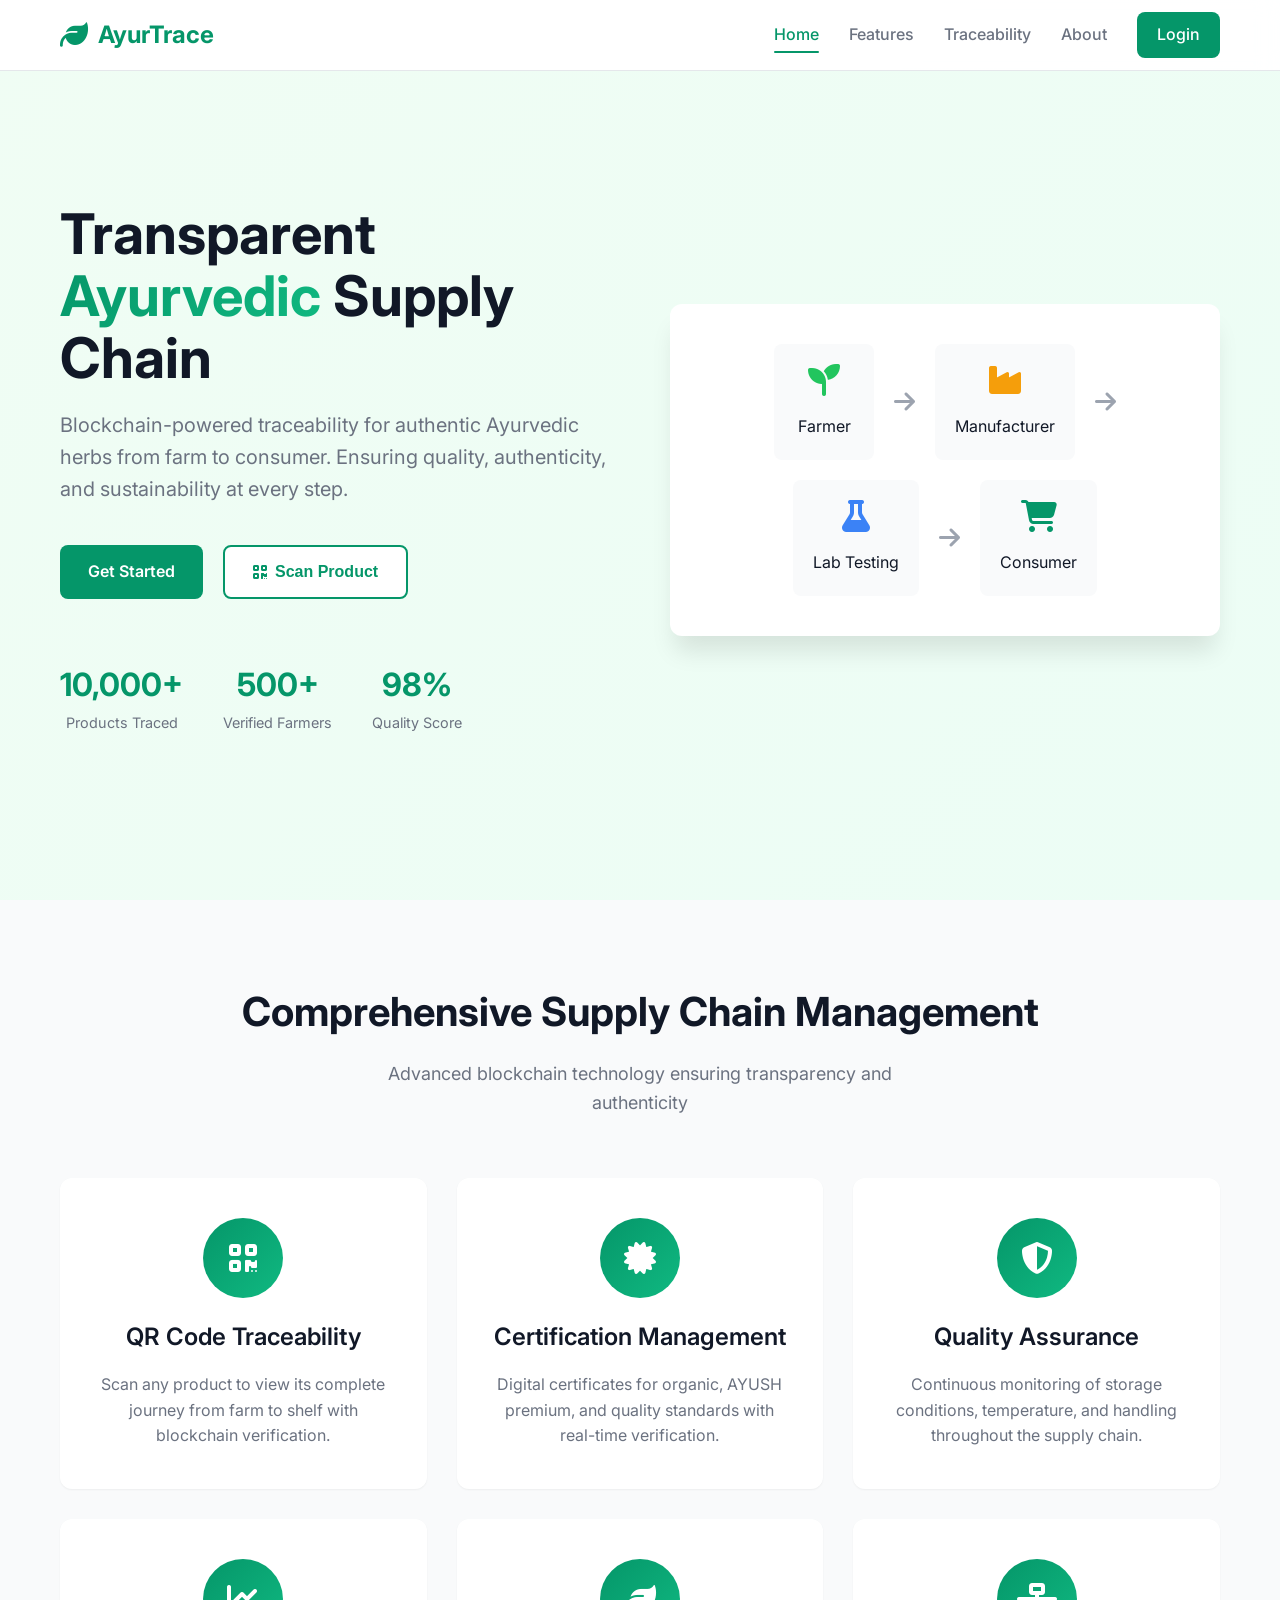
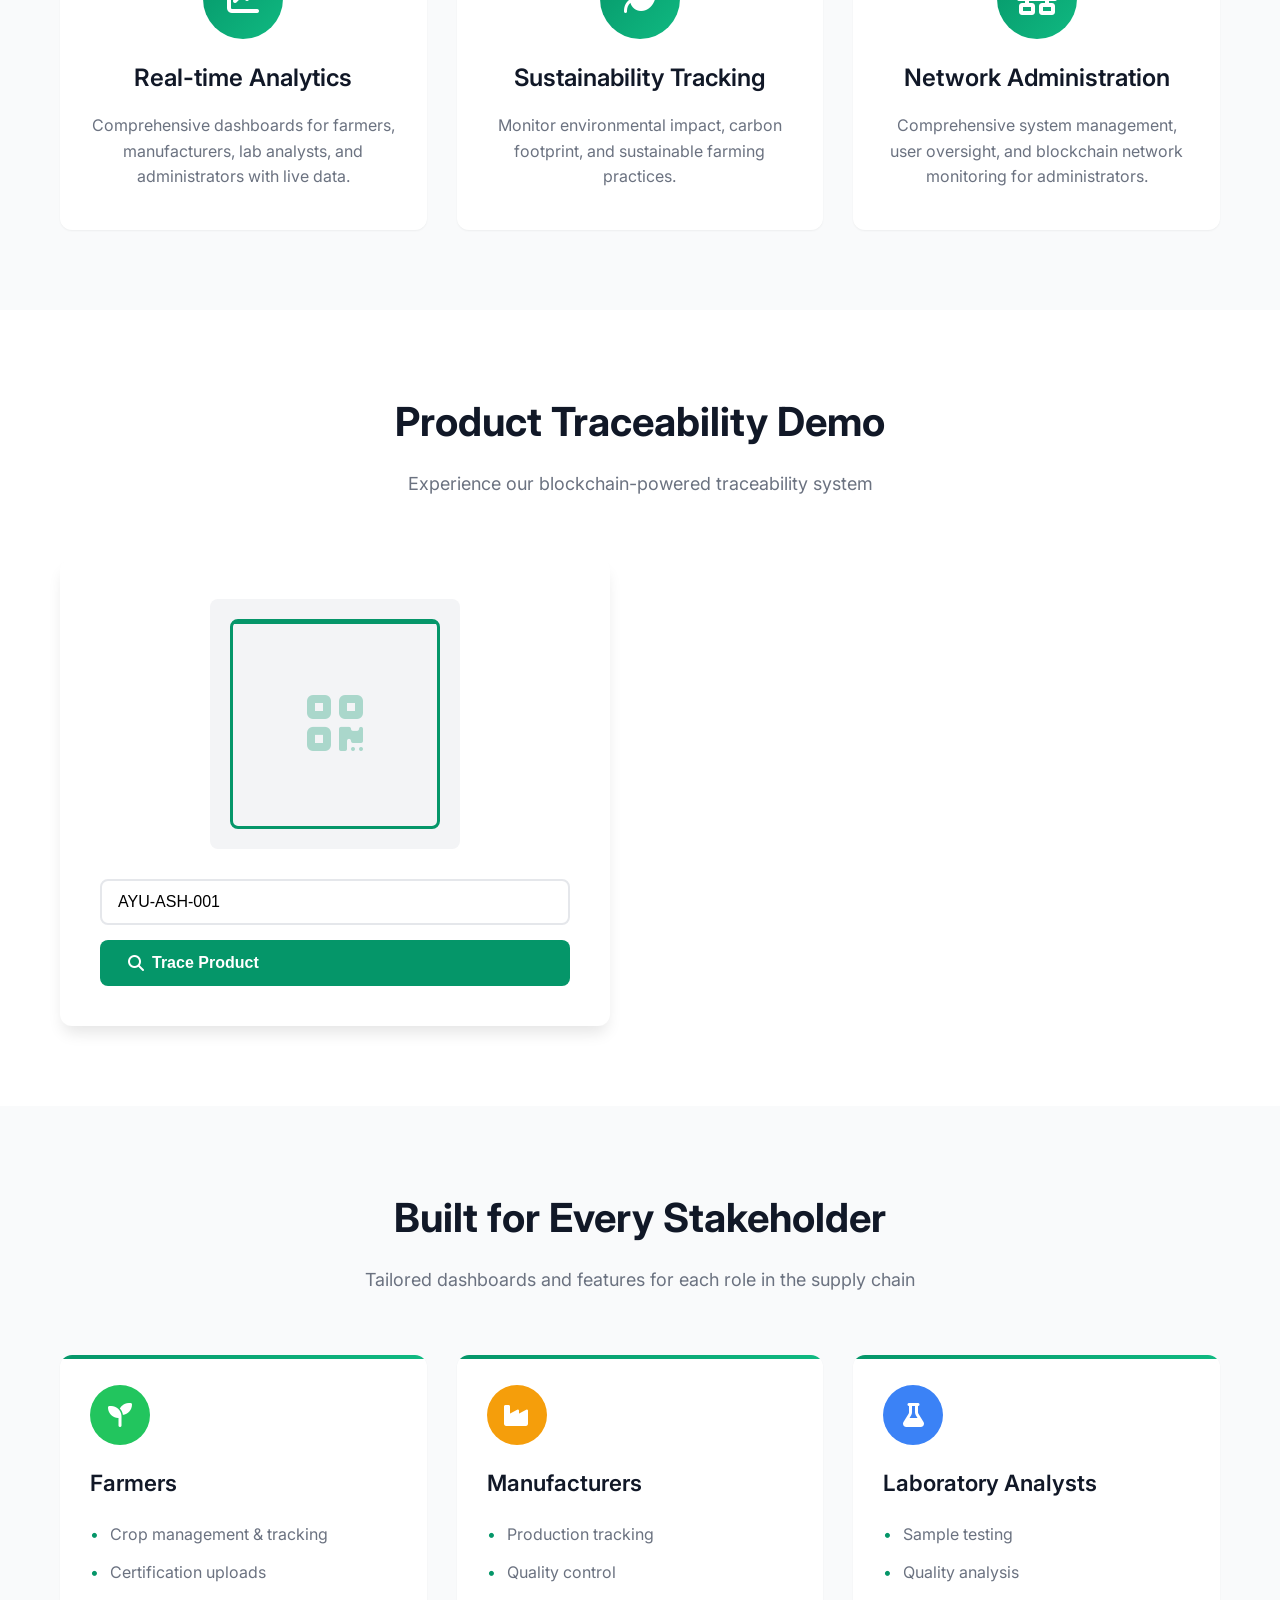
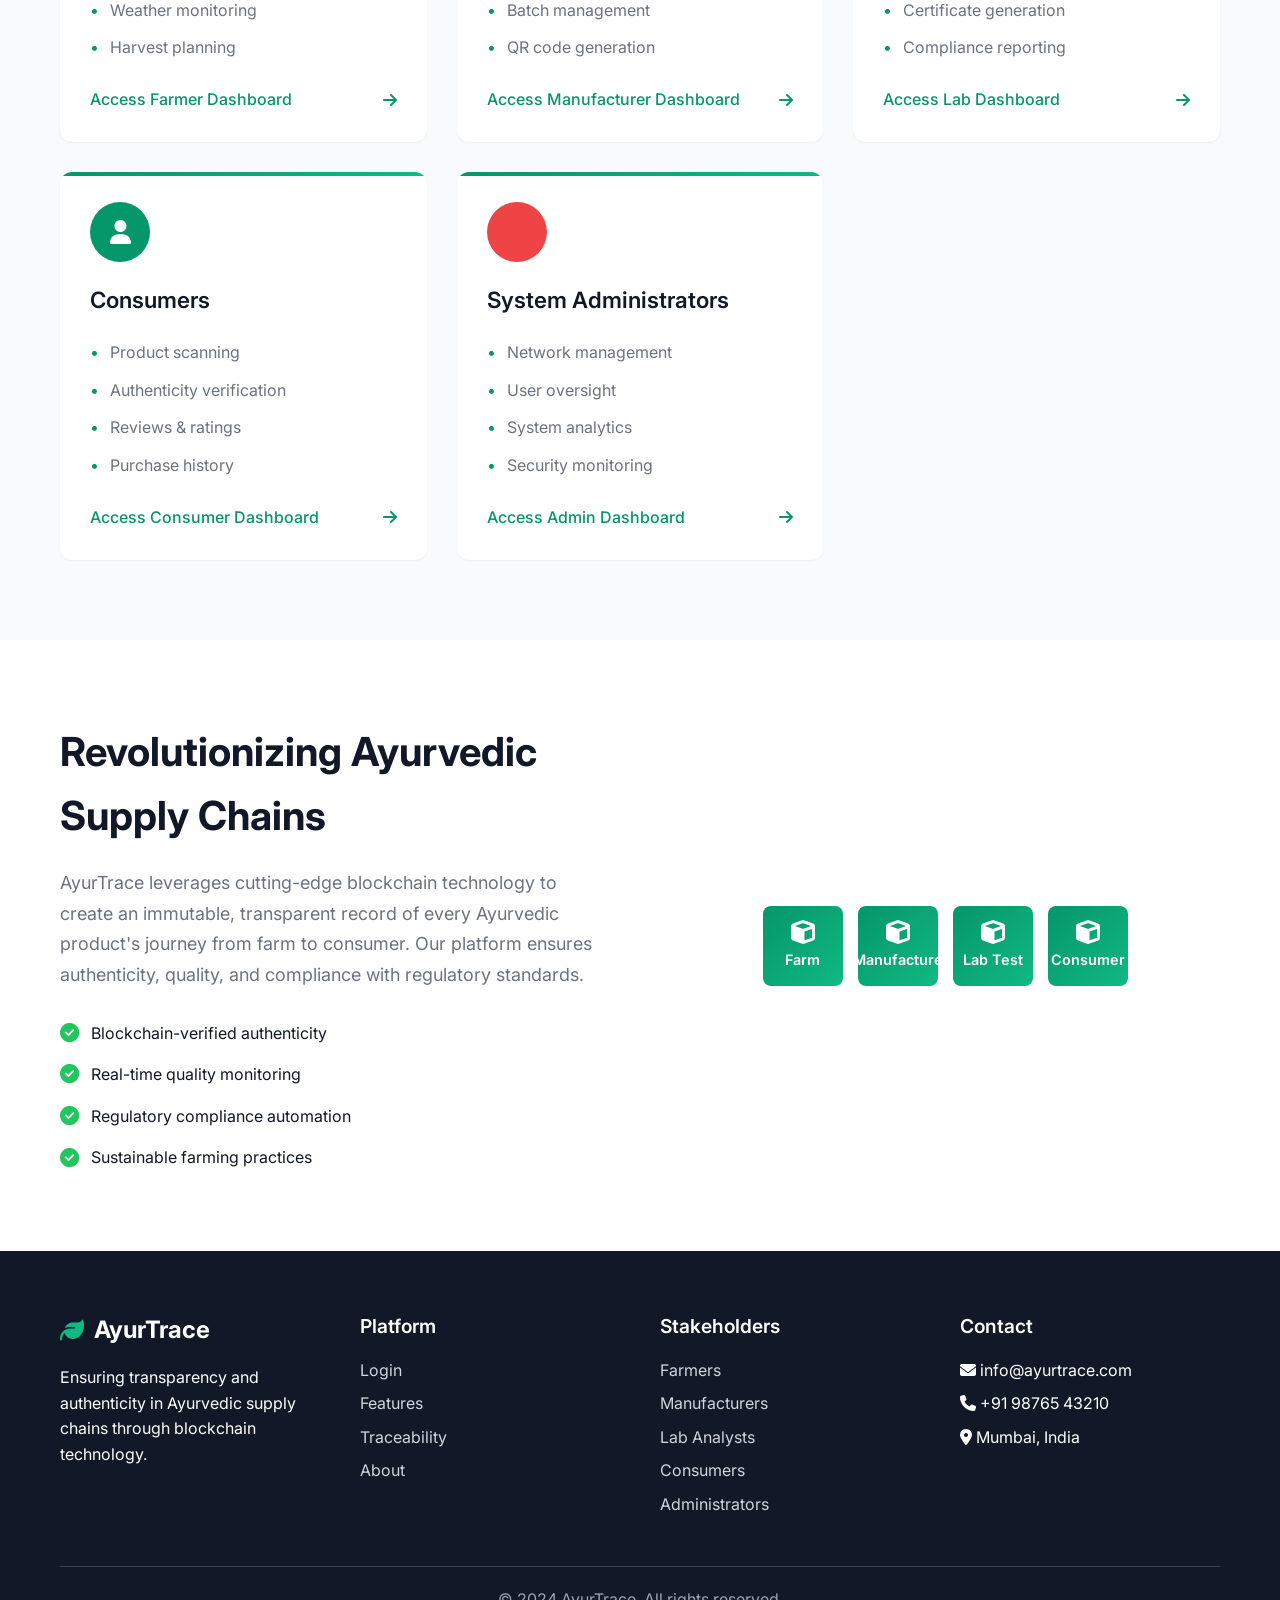
<file: index.html>
<!DOCTYPE html>
<html lang="en">
<head>
    <meta charset="UTF-8">
    <meta name="viewport" content="width=device-width, initial-scale=1.0">
    <title>AyurTrace - Blockchain Supply Chain for Ayurvedic Herbs</title>
    <link rel="stylesheet" href="styles.css">
    <link href="https://cdnjs.cloudflare.com/ajax/libs/font-awesome/6.4.0/css/all.min.css" rel="stylesheet">
    <link href="https://fonts.googleapis.com/css2?family=Inter:wght@300;400;500;600;700&display=swap" rel="stylesheet">
</head>
<body>
    <!-- Navigation -->
    <nav class="navbar">
        <div class="nav-container">
            <div class="nav-logo">
                <i class="fas fa-leaf"></i>
                <span>AyurTrace</span>
            </div>
            <div class="nav-menu">
                <a href="#home" class="nav-link active">Home</a>
                <a href="#features" class="nav-link">Features</a>
                <a href="#traceability" class="nav-link">Traceability</a>
                <a href="#about" class="nav-link">About</a>
                <a href="auth.html" class="nav-btn">Login</a>
            </div>
            <div class="nav-toggle">
                <span></span>
                <span></span>
                <span></span>
            </div>
        </div>
    </nav>

    <!-- Hero Section -->
    <section id="home" class="hero">
        <div class="hero-container">
            <div class="hero-content">
                <h1 class="hero-title">
                    Transparent <span class="gradient-text">Ayurvedic</span> Supply Chain
                </h1>
                <p class="hero-subtitle">
                    Blockchain-powered traceability for authentic Ayurvedic herbs from farm to consumer. 
                    Ensuring quality, authenticity, and sustainability at every step.
                </p>
                <div class="hero-buttons">
                    <a href="auth.html" class="btn btn-primary">Get Started</a>
                    <button class="btn btn-secondary" onclick="scrollToSection('traceability')">
                        <i class="fas fa-qrcode"></i>
                        Scan Product
                    </button>
                </div>
                <div class="hero-stats">
                    <div class="stat">
                        <span class="stat-number">10,000+</span>
                        <span class="stat-label">Products Traced</span>
                    </div>
                    <div class="stat">
                        <span class="stat-number">500+</span>
                        <span class="stat-label">Verified Farmers</span>
                    </div>
                    <div class="stat">
                        <span class="stat-number">98%</span>
                        <span class="stat-label">Quality Score</span>
                    </div>
                </div>
            </div>
            <div class="hero-visual">
                <div class="supply-chain-diagram">
                    <div class="chain-node farmer">
                        <i class="fas fa-seedling"></i>
                        <span>Farmer</span>
                    </div>
                    <div class="chain-arrow">
                        <i class="fas fa-arrow-right"></i>
                    </div>
                    <div class="chain-node manufacturer">
                        <i class="fas fa-industry"></i>
                        <span>Manufacturer</span>
                    </div>
                    <div class="chain-arrow">
                        <i class="fas fa-arrow-right"></i>
                    </div>
                    <div class="chain-node lab">
                        <i class="fas fa-flask"></i>
                        <span>Lab Testing</span>
                    </div>
                    <div class="chain-arrow">
                        <i class="fas fa-arrow-right"></i>
                    </div>
                    <div class="chain-node consumer">
                        <i class="fas fa-shopping-cart"></i>
                        <span>Consumer</span>
                    </div>
                </div>
            </div>
        </div>
    </section>

    <!-- Features Section -->
    <section id="features" class="features">
        <div class="container">
            <div class="section-header">
                <h2>Comprehensive Supply Chain Management</h2>
                <p>Advanced blockchain technology ensuring transparency and authenticity</p>
            </div>
            <div class="features-grid">
                <div class="feature-card">
                    <div class="feature-icon">
                        <i class="fas fa-qrcode"></i>
                    </div>
                    <h3>QR Code Traceability</h3>
                    <p>Scan any product to view its complete journey from farm to shelf with blockchain verification.</p>
                </div>
                <div class="feature-card">
                    <div class="feature-icon">
                        <i class="fas fa-certificate"></i>
                    </div>
                    <h3>Certification Management</h3>
                    <p>Digital certificates for organic, AYUSH premium, and quality standards with real-time verification.</p>
                </div>
                <div class="feature-card">
                    <div class="feature-icon">
                        <i class="fas fa-shield-alt"></i>
                    </div>
                    <h3>Quality Assurance</h3>
                    <p>Continuous monitoring of storage conditions, temperature, and handling throughout the supply chain.</p>
                </div>
                <div class="feature-card">
                    <div class="feature-icon">
                        <i class="fas fa-chart-line"></i>
                    </div>
                    <h3>Real-time Analytics</h3>
                    <p>Comprehensive dashboards for farmers, manufacturers, lab analysts, and administrators with live data.</p>
                </div>
                <div class="feature-card">
                    <div class="feature-icon">
                        <i class="fas fa-leaf"></i>
                    </div>
                    <h3>Sustainability Tracking</h3>
                    <p>Monitor environmental impact, carbon footprint, and sustainable farming practices.</p>
                </div>
                <div class="feature-card">
                    <div class="feature-icon">
                        <i class="fas fa-network-wired"></i>
                    </div>
                    <h3>Network Administration</h3>
                    <p>Comprehensive system management, user oversight, and blockchain network monitoring for administrators.</p>
                </div>
            </div>
        </div>
    </section>

    <!-- Traceability Demo Section -->
    <section id="traceability" class="traceability">
        <div class="container">
            <div class="section-header">
                <h2>Product Traceability Demo</h2>
                <p>Experience our blockchain-powered traceability system</p>
            </div>
            <div class="traceability-demo">
                <div class="demo-scanner">
                    <div class="scanner-container">
                        <div class="qr-scanner">
                            <div class="scanner-frame">
                                <div class="scanner-line"></div>
                            </div>
                            <div class="qr-code-sample">
                                <i class="fas fa-qrcode"></i>
                            </div>
                        </div>
                        <div class="scanner-controls">
                            <input type="text" id="batchInput" placeholder="Enter batch ID (e.g., AYU-ASH-001)" class="batch-input">
                            <button onclick="traceProduct()" class="btn btn-primary">
                                <i class="fas fa-search"></i>
                                Trace Product
                            </button>
                        </div>
                    </div>
                </div>
                <div class="demo-results" id="traceResults" style="display: none;">
                    <div class="trace-header">
                        <h3>Traceability Results</h3>
                        <span class="batch-id">Batch ID: AYU-ASH-001</span>
                    </div>
                    <div class="trace-timeline">
                        <div class="timeline-item">
                            <div class="timeline-icon farmer">
                                <i class="fas fa-seedling"></i>
                            </div>
                            <div class="timeline-content">
                                <h4>Farm Origin</h4>
                                <p><strong>Rajasthan Organic Farms</strong></p>
                                <p>Planted: March 15, 2024 | Harvested: September 10, 2024</p>
                                <p>Organic Certified | GPS: 26.9124, 75.7873</p>
                            </div>
                        </div>
                        <div class="timeline-item">
                            <div class="timeline-icon processor">
                                <i class="fas fa-industry"></i>
                            </div>
                            <div class="timeline-content">
                                <h4>Processing</h4>
                                <p><strong>Ayurvedic Processing Unit</strong></p>
                                <p>Processed: September 12, 2024</p>
                                <p>Quality Tests: Passed | Temperature: 25°C</p>
                            </div>
                        </div>
                        <div class="timeline-item">
                            <div class="timeline-icon lab">
                                <i class="fas fa-flask"></i>
                            </div>
                            <div class="timeline-content">
                                <h4>Laboratory Testing</h4>
                                <p><strong>AyurLab Quality Center</strong></p>
                                <p>Tested: September 13, 2024</p>
                                <p>Purity: 98.5% | Heavy Metals: Passed | Microbial: Clear</p>
                            </div>
                        </div>
                        <div class="timeline-item">
                            <div class="timeline-icon consumer">
                                <i class="fas fa-shopping-cart"></i>
                            </div>
                            <div class="timeline-content">
                                <h4>Consumer Ready</h4>
                                <p><strong>Available for Purchase</strong></p>
                                <p>Listed: September 15, 2024</p>
                                <p>Certified Authentic | QR Verified | Blockchain Secured</p>
                            </div>
                        </div>
                    </div>
                </div>
            </div>
        </div>
    </section>

    <!-- Stakeholders Section -->
    <section class="stakeholders">
        <div class="container">
            <div class="section-header">
                <h2>Built for Every Stakeholder</h2>
                <p>Tailored dashboards and features for each role in the supply chain</p>
            </div>
            <div class="stakeholders-grid">
                <div class="stakeholder-card" onclick="window.location.href='auth.html?role=farmer'">
                    <div class="stakeholder-icon farmer">
                        <i class="fas fa-seedling"></i>
                    </div>
                    <h3>Farmers</h3>
                    <ul>
                        <li>Crop management & tracking</li>
                        <li>Certification uploads</li>
                        <li>Weather monitoring</li>
                        <li>Harvest planning</li>
                    </ul>
                    <div class="stakeholder-cta">
                        <span>Access Farmer Dashboard</span>
                        <i class="fas fa-arrow-right"></i>
                    </div>
                </div>
                <div class="stakeholder-card" onclick="window.location.href='auth.html?role=manufacturer'">
                    <div class="stakeholder-icon manufacturer">
                        <i class="fas fa-industry"></i>
                    </div>
                    <h3>Manufacturers</h3>
                    <ul>
                        <li>Production tracking</li>
                        <li>Quality control</li>
                        <li>Batch management</li>
                        <li>QR code generation</li>
                    </ul>
                    <div class="stakeholder-cta">
                        <span>Access Manufacturer Dashboard</span>
                        <i class="fas fa-arrow-right"></i>
                    </div>
                </div>
                <div class="stakeholder-card" onclick="window.location.href='auth.html?role=lab-analysis'">
                    <div class="stakeholder-icon lab">
                        <i class="fas fa-flask"></i>
                    </div>
                    <h3>Laboratory Analysts</h3>
                    <ul>
                        <li>Sample testing</li>
                        <li>Quality analysis</li>
                        <li>Certificate generation</li>
                        <li>Compliance reporting</li>
                    </ul>
                    <div class="stakeholder-cta">
                        <span>Access Lab Dashboard</span>
                        <i class="fas fa-arrow-right"></i>
                    </div>
                </div>
                <div class="stakeholder-card" onclick="window.location.href='auth.html?role=consumer'">
                    <div class="stakeholder-icon consumer">
                        <i class="fas fa-user"></i>
                    </div>
                    <h3>Consumers</h3>
                    <ul>
                        <li>Product scanning</li>
                        <li>Authenticity verification</li>
                        <li>Reviews & ratings</li>
                        <li>Purchase history</li>
                    </ul>
                    <div class="stakeholder-cta">
                        <span>Access Consumer Dashboard</span>
                        <i class="fas fa-arrow-right"></i>
                    </div>
                </div>
                <div class="stakeholder-card" onclick="window.location.href='auth.html?role=admin'">
                    <div class="stakeholder-icon admin">
                        <i class="fas fa-shield-check"></i>
                    </div>
                    <h3>System Administrators</h3>
                    <ul>
                        <li>Network management</li>
                        <li>User oversight</li>
                        <li>System analytics</li>
                        <li>Security monitoring</li>
                    </ul>
                    <div class="stakeholder-cta">
                        <span>Access Admin Dashboard</span>
                        <i class="fas fa-arrow-right"></i>
                    </div>
                </div>
            </div>
        </div>
    </section>

    <!-- About Section -->
    <section id="about" class="about">
        <div class="container">
            <div class="about-content">
                <div class="about-text">
                    <h2>Revolutionizing Ayurvedic Supply Chains</h2>
                    <p>
                        AyurTrace leverages cutting-edge blockchain technology to create an immutable, 
                        transparent record of every Ayurvedic product's journey from farm to consumer. 
                        Our platform ensures authenticity, quality, and compliance with regulatory standards.
                    </p>
                    <div class="about-features">
                        <div class="about-feature">
                            <i class="fas fa-check-circle"></i>
                            <span>Blockchain-verified authenticity</span>
                        </div>
                        <div class="about-feature">
                            <i class="fas fa-check-circle"></i>
                            <span>Real-time quality monitoring</span>
                        </div>
                        <div class="about-feature">
                            <i class="fas fa-check-circle"></i>
                            <span>Regulatory compliance automation</span>
                        </div>
                        <div class="about-feature">
                            <i class="fas fa-check-circle"></i>
                            <span>Sustainable farming practices</span>
                        </div>
                    </div>
                </div>
                <div class="about-visual">
                    <div class="blockchain-visual">
                        <div class="block">
                            <i class="fas fa-cube"></i>
                            <span>Farm</span>
                        </div>
                        <div class="block">
                            <i class="fas fa-cube"></i>
                            <span>Manufacture</span>
                        </div>
                        <div class="block">
                            <i class="fas fa-cube"></i>
                            <span>Lab Test</span>
                        </div>
                        <div class="block">
                            <i class="fas fa-cube"></i>
                            <span>Consumer</span>
                        </div>
                    </div>
                </div>
            </div>
        </div>
    </section>

    <!-- Footer -->
    <footer class="footer">
        <div class="container">
            <div class="footer-content">
                <div class="footer-section">
                    <div class="footer-logo">
                        <i class="fas fa-leaf"></i>
                        <span>AyurTrace</span>
                    </div>
                    <p>Ensuring transparency and authenticity in Ayurvedic supply chains through blockchain technology.</p>
                </div>
                <div class="footer-section">
                    <h4>Platform</h4>
                    <ul>
                        <li><a href="auth.html">Login</a></li>
                        <li><a href="#features">Features</a></li>
                        <li><a href="#traceability">Traceability</a></li>
                        <li><a href="#about">About</a></li>
                    </ul>
                </div>
                <div class="footer-section">
                    <h4>Stakeholders</h4>
                    <ul>
                        <li><a href="auth.html?role=farmer">Farmers</a></li>
                        <li><a href="auth.html?role=manufacturer">Manufacturers</a></li>
                        <li><a href="auth.html?role=lab-analysis">Lab Analysts</a></li>
                        <li><a href="auth.html?role=consumer">Consumers</a></li>
                        <li><a href="auth.html?role=admin">Administrators</a></li>
                    </ul>
                </div>
                <div class="footer-section">
                    <h4>Contact</h4>
                    <ul>
                        <li><i class="fas fa-envelope"></i> info@ayurtrace.com</li>
                        <li><i class="fas fa-phone"></i> +91 98765 43210</li>
                        <li><i class="fas fa-map-marker-alt"></i> Mumbai, India</li>
                    </ul>
                </div>
            </div>
            <div class="footer-bottom">
                <p>&copy; 2024 AyurTrace. All rights reserved.</p>
            </div>
        </div>
    </footer>

    <script src="script.js"></script>
</body>
</html>
</file>
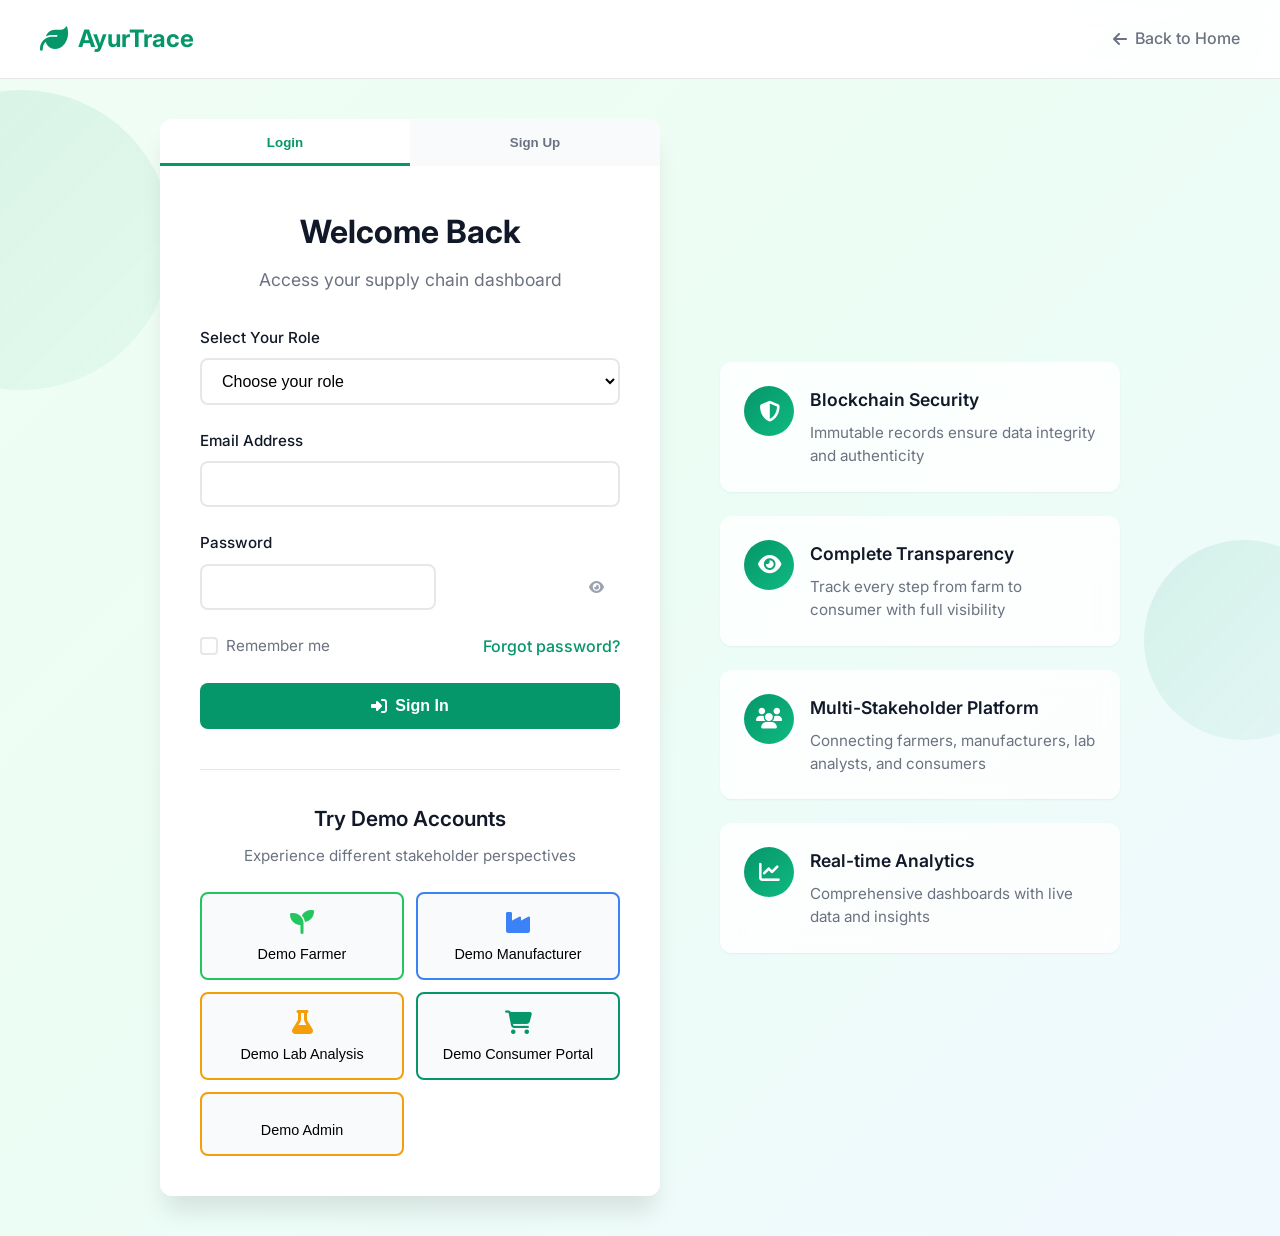
<file: auth.html>
<!DOCTYPE html>
<html lang="en">
<head>
    <meta charset="UTF-8">
    <meta name="viewport" content="width=device-width, initial-scale=1.0">
    <title>Login - AyurTrace</title>
    <link rel="stylesheet" href="auth-styles.css">
    <link href="https://cdnjs.cloudflare.com/ajax/libs/font-awesome/6.4.0/css/all.min.css" rel="stylesheet">
    <link href="https://fonts.googleapis.com/css2?family=Inter:wght@300;400;500;600;700&display=swap" rel="stylesheet">
</head>
<body>
    <div class="auth-container">
        <!-- Background Elements -->
        <div class="auth-bg">
            <div class="bg-shape shape-1"></div>
            <div class="bg-shape shape-2"></div>
            <div class="bg-shape shape-3"></div>
        </div>

        <!-- Header -->
        <header class="auth-header">
            <div class="auth-logo">
                <i class="fas fa-leaf"></i>
                <span>AyurTrace</span>
            </div>
            <a href="index.html" class="back-link">
                <i class="fas fa-arrow-left"></i>
                Back to Home
            </a>
        </header>

        <!-- Main Content -->
        <main class="auth-main">
            <div class="auth-card">
                <div class="auth-tabs">
                    <button class="tab-btn active" data-tab="login">Login</button>
                    <button class="tab-btn" data-tab="signup">Sign Up</button>
                </div>

                <!-- Login Form -->
                <div id="login" class="tab-content active">
                    <div class="form-header">
                        <h2>Welcome Back</h2>
                        <p>Access your supply chain dashboard</p>
                    </div>

                    <form class="auth-form" id="loginForm">
                        <div class="form-group">
                            <label for="loginRole">Select Your Role</label>
                            <select id="loginRole" name="role" required>
                                <option value="">Choose your role</option>
                                <option value="farmer">Farmer</option>
                                <option value="manufacturer">Manufacturer</option>
                                <option value="lab-analysis">Laboratory Analyst</option>
                                <option value="consumer">Consumer</option>
                                <option value="admin">System Administrator</option>
                            </select>
                        </div>

                        <div class="form-group">
                            <label for="loginEmail">Email Address</label>
                            <input type="email" id="loginEmail" name="email" required>
                        </div>

                        <div class="form-group">
                            <label for="loginPassword">Password</label>
                            <div class="password-input">
                                <input type="password" id="loginPassword" name="password" required>
                                <button type="button" class="password-toggle" onclick="togglePassword('loginPassword')">
                                    <i class="fas fa-eye"></i>
                                </button>
                            </div>
                        </div>

                        <div class="form-options">
                            <label class="checkbox-label">
                                <input type="checkbox" name="remember">
                                <span class="checkmark"></span>
                                Remember me
                            </label>
                            <a href="#" class="forgot-link">Forgot password?</a>
                        </div>

                        <button type="submit" class="btn btn-primary">
                            <i class="fas fa-sign-in-alt"></i>
                            Sign In
                        </button>
                    </form>

                    <div class="demo-section">
                        <div class="demo-header">
                            <h3>Try Demo Accounts</h3>
                            <p>Experience different stakeholder perspectives</p>
                        </div>
                        <div class="demo-buttons">
                            <button class="demo-btn farmer" onclick="loginDemo('farmer')">
                                <i class="fas fa-seedling"></i>
                                <span>Demo Farmer</span>
                            </button>
                            <button class="demo-btn manufacturer" onclick="demoLogin('manufacturer')">
                                <i class="fas fa-industry"></i>
                                <span>Demo Manufacturer</span>
                            </button>
                            <button class="demo-btn lab" onclick="demoLogin('lab-analysis')">
                                <i class="fas fa-flask"></i>
                                <span>Demo Lab Analysis</span>
                            </button>
                            <button class="demo-btn consumer" onclick="demoLogin('consumer')">
                                <i class="fas fa-shopping-cart"></i>
                                <span>Demo Consumer Portal</span>
                            </button>
                            <button class="demo-btn admin" onclick="demoLogin('admin')">
                                <i class="fas fa-shield-check"></i>
                                <span>Demo Admin</span>
                            </button>
                        </div>
                    </div>
                </div>

                <!-- Signup Form -->
                <div id="signup" class="tab-content">
                    <div class="form-header">
                        <h2>Join AyurTrace</h2>
                        <p>Create your account and start tracing</p>
                    </div>

                    <form class="auth-form" id="signupForm">
                        <div class="form-row">
                            <div class="form-group">
                                <label for="signupFirstName">First Name</label>
                                <input type="text" id="signupFirstName" name="firstName" required>
                            </div>
                            <div class="form-group">
                                <label for="signupLastName">Last Name</label>
                                <input type="text" id="signupLastName" name="lastName" required>
                            </div>
                        </div>

                        <div class="form-group">
                            <label for="signupRole">Select Your Role</label>
                            <select id="signupRole" name="role" required>
                                <option value="">Choose your role</option>
                                <option value="farmer">Farmer</option>
                                <option value="manufacturer">Manufacturer</option>
                                <option value="lab-analysis">Laboratory Analyst</option>
                                <option value="consumer">Consumer</option>
                                <option value="admin">System Administrator</option>
                            </select>
                        </div>

                        <div class="form-group">
                            <label for="signupEmail">Email Address</label>
                            <input type="email" id="signupEmail" name="email" required>
                        </div>

                        <div class="form-group">
                            <label for="signupPhone">Phone Number</label>
                            <input type="tel" id="signupPhone" name="phone" required>
                        </div>

                        <div class="form-group">
                            <label for="signupLocation">Location</label>
                            <input type="text" id="signupLocation" name="location" placeholder="City, State" required>
                        </div>

                        <div class="form-group">
                            <label for="signupPassword">Password</label>
                            <div class="password-input">
                                <input type="password" id="signupPassword" name="password" required>
                                <button type="button" class="password-toggle" onclick="togglePassword('signupPassword')">
                                    <i class="fas fa-eye"></i>
                                </button>
                            </div>
                            <div class="password-strength">
                                <div class="strength-bar">
                                    <div class="strength-fill"></div>
                                </div>
                                <span class="strength-text">Password strength</span>
                            </div>
                        </div>

                        <div class="form-group">
                            <label for="signupConfirmPassword">Confirm Password</label>
                            <div class="password-input">
                                <input type="password" id="signupConfirmPassword" name="confirmPassword" required>
                                <button type="button" class="password-toggle" onclick="togglePassword('signupConfirmPassword')">
                                    <i class="fas fa-eye"></i>
                                </button>
                            </div>
                        </div>

                        <div class="form-options">
                            <label class="checkbox-label">
                                <input type="checkbox" name="terms" required>
                                <span class="checkmark"></span>
                                I agree to the <a href="#" class="terms-link">Terms of Service</a> and <a href="#" class="privacy-link">Privacy Policy</a>
                            </label>
                        </div>

                        <button type="submit" class="btn btn-primary">
                            <i class="fas fa-user-plus"></i>
                            Create Account
                        </button>
                    </form>
                </div>
            </div>

            <!-- Features Sidebar -->
            <div class="features-sidebar">
                <div class="feature-item">
                    <div class="feature-icon">
                        <i class="fas fa-shield-alt"></i>
                    </div>
                    <div class="feature-content">
                        <h4>Blockchain Security</h4>
                        <p>Immutable records ensure data integrity and authenticity</p>
                    </div>
                </div>
                <div class="feature-item">
                    <div class="feature-icon">
                        <i class="fas fa-eye"></i>
                    </div>
                    <div class="feature-content">
                        <h4>Complete Transparency</h4>
                        <p>Track every step from farm to consumer with full visibility</p>
                    </div>
                </div>
                <div class="feature-item">
                    <div class="feature-icon">
                        <i class="fas fa-users"></i>
                    </div>
                    <div class="feature-content">
                        <h4>Multi-Stakeholder Platform</h4>
                        <p>Connecting farmers, manufacturers, lab analysts, and consumers</p>
                    </div>
                </div>
                <div class="feature-item">
                    <div class="feature-icon">
                        <i class="fas fa-chart-line"></i>
                    </div>
                    <div class="feature-content">
                        <h4>Real-time Analytics</h4>
                        <p>Comprehensive dashboards with live data and insights</p>
                    </div>
                </div>
            </div>
        </main>
    </div>

    <!-- Loading Overlay -->
    <div id="loadingOverlay" class="loading-overlay" style="display: none;">
        <div class="loading-content">
            <div class="loading-spinner"></div>
            <h3>Authenticating...</h3>
            <p>Please wait while we verify your credentials</p>
        </div>
    </div>

    <!-- Notification Container -->
    <div id="notificationContainer" class="notification-container"></div>

    <script src="auth-script.js"></script>
</body>
</html>
</file>
<file: styles.css>
/* AyurTrace - Modern CSS Styles */

/* Visual Herb Selection Styles */
.herb-visual-selection {
    margin-bottom: 24px;
}

.herb-visual-selection label {
    display: block;
    margin-bottom: 12px;
    font-weight: 600;
    color: #333;
}

.herb-cards-grid {
    display: grid;
    grid-template-columns: repeat(auto-fit, minmax(140px, 1fr));
    gap: 12px;
    margin-bottom: 16px;
}

.herb-card {
    border: 2px solid #e0e0e0;
    border-radius: 12px;
    padding: 16px;
    text-align: center;
    cursor: pointer;
    transition: all 0.3s ease;
    background: white;
    position: relative;
}

.herb-card:hover {
    border-color: #4CAF50;
    box-shadow: 0 4px 12px rgba(76, 175, 80, 0.2);
    transform: translateY(-2px);
}

.herb-card.active {
    border-color: #4CAF50;
    background: linear-gradient(135deg, #E8F5E8, #F1F8E9);
    box-shadow: 0 4px 12px rgba(76, 175, 80, 0.3);
}

.herb-card.active::before {
    content: "✓";
    position: absolute;
    top: -8px;
    right: -8px;
    background: #4CAF50;
    color: white;
    width: 24px;
    height: 24px;
    border-radius: 50%;
    display: flex;
    align-items: center;
    justify-content: center;
    font-size: 14px;
    font-weight: bold;
}

.herb-image {
    width: 48px;
    height: 48px;
    margin-bottom: 8px;
    opacity: 0.8;
}

.herb-card.active .herb-image {
    opacity: 1;
}

.herb-info h5 {
    margin: 0 0 4px 0;
    font-size: 14px;
    font-weight: 600;
    color: #333;
}

.herb-info small {
    color: #666;
    font-size: 11px;
    font-style: italic;
}

/* Reset and Base Styles */
* {
    margin: 0;
    padding: 0;
    box-sizing: border-box;
}

:root {
    --primary-color: #059669;
    --primary-dark: #047857;
    --primary-light: #10b981;
    --secondary-color: #f59e0b;
    --accent-color: #3b82f6;
    --success-color: #22c55e;
    --warning-color: #f59e0b;
    --error-color: #ef4444;
    --text-primary: #111827;
    --text-secondary: #6b7280;
    --text-light: #9ca3af;
    --bg-primary: #ffffff;
    --bg-secondary: #f9fafb;
    --bg-tertiary: #f3f4f6;
    --border-color: #e5e7eb;
    --shadow-sm: 0 1px 2px 0 rgba(0, 0, 0, 0.05);
    --shadow-md: 0 4px 6px -1px rgba(0, 0, 0, 0.1);
    --shadow-lg: 0 10px 15px -3px rgba(0, 0, 0, 0.1);
    --shadow-xl: 0 20px 25px -5px rgba(0, 0, 0, 0.1);
    --border-radius: 8px;
    --border-radius-lg: 12px;
    --transition: all 0.3s ease;
}

body {
    font-family: 'Inter', -apple-system, BlinkMacSystemFont, 'Segoe UI', Roboto, sans-serif;
    line-height: 1.6;
    color: var(--text-primary);
    background-color: var(--bg-primary);
    overflow-x: hidden;
}

.container {
    max-width: 1200px;
    margin: 0 auto;
    padding: 0 20px;
}

/* Navigation */
.navbar {
    position: fixed;
    top: 0;
    width: 100%;
    background: rgba(255, 255, 255, 0.95);
    backdrop-filter: blur(10px);
    border-bottom: 1px solid var(--border-color);
    z-index: 1000;
    transition: var(--transition);
}

.nav-container {
    max-width: 1200px;
    margin: 0 auto;
    padding: 0 20px;
    display: flex;
    justify-content: space-between;
    align-items: center;
    height: 70px;
}

.nav-logo {
    display: flex;
    align-items: center;
    gap: 10px;
    font-size: 24px;
    font-weight: 700;
    color: var(--primary-color);
    text-decoration: none;
}

.nav-logo i {
    font-size: 28px;
}

.nav-menu {
    display: flex;
    align-items: center;
    gap: 30px;
}

.nav-link {
    color: var(--text-secondary);
    text-decoration: none;
    font-weight: 500;
    transition: var(--transition);
    position: relative;
}

.nav-link:hover,
.nav-link.active {
    color: var(--primary-color);
}

.nav-link.active::after {
    content: '';
    position: absolute;
    bottom: -5px;
    left: 0;
    width: 100%;
    height: 2px;
    background: var(--primary-color);
    border-radius: 1px;
}

.nav-btn {
    background: var(--primary-color);
    color: white;
    padding: 10px 20px;
    border-radius: var(--border-radius);
    text-decoration: none;
    font-weight: 500;
    transition: var(--transition);
}

.nav-btn:hover {
    background: var(--primary-dark);
    transform: translateY(-1px);
}

.nav-toggle {
    display: none;
    flex-direction: column;
    cursor: pointer;
    gap: 4px;
}

.nav-toggle span {
    width: 25px;
    height: 3px;
    background: var(--text-primary);
    transition: var(--transition);
}

/* Hero Section */
.hero {
    padding: 120px 0 80px;
    background: linear-gradient(135deg, #f0fdf4 0%, #ecfdf5 100%);
    min-height: 100vh;
    display: flex;
    align-items: center;
}

.hero-container {
    max-width: 1200px;
    margin: 0 auto;
    padding: 0 20px;
    display: grid;
    grid-template-columns: 1fr 1fr;
    gap: 60px;
    align-items: center;
}

.hero-title {
    font-size: 3.5rem;
    font-weight: 700;
    line-height: 1.1;
    margin-bottom: 20px;
    color: var(--text-primary);
}

.gradient-text {
    background: linear-gradient(135deg, var(--primary-color), var(--primary-light));
    -webkit-background-clip: text;
    -webkit-text-fill-color: transparent;
    background-clip: text;
}

.hero-subtitle {
    font-size: 1.25rem;
    color: var(--text-secondary);
    margin-bottom: 40px;
    line-height: 1.6;
}

.hero-buttons {
    display: flex;
    gap: 20px;
    margin-bottom: 60px;
}

.btn {
    padding: 14px 28px;
    border-radius: var(--border-radius);
    font-weight: 600;
    text-decoration: none;
    display: inline-flex;
    align-items: center;
    gap: 8px;
    transition: var(--transition);
    border: none;
    cursor: pointer;
    font-size: 16px;
}

.btn-primary {
    background: var(--primary-color);
    color: white;
}

.btn-primary:hover {
    background: var(--primary-dark);
    transform: translateY(-2px);
    box-shadow: var(--shadow-lg);
}

.btn-secondary {
    background: white;
    color: var(--primary-color);
    border: 2px solid var(--primary-color);
}

.btn-secondary:hover {
    background: var(--primary-color);
    color: white;
    transform: translateY(-2px);
}

.hero-stats {
    display: flex;
    gap: 40px;
}

.stat {
    text-align: center;
}

.stat-number {
    display: block;
    font-size: 2rem;
    font-weight: 700;
    color: var(--primary-color);
}

.stat-label {
    font-size: 0.9rem;
    color: var(--text-secondary);
}

/* Supply Chain Diagram */
.supply-chain-diagram {
    display: flex;
    align-items: center;
    justify-content: center;
    flex-wrap: wrap;
    gap: 20px;
    padding: 40px;
    background: white;
    border-radius: var(--border-radius-lg);
    box-shadow: var(--shadow-xl);
}

.chain-node {
    display: flex;
    flex-direction: column;
    align-items: center;
    gap: 10px;
    padding: 20px;
    background: var(--bg-secondary);
    border-radius: var(--border-radius);
    transition: var(--transition);
    min-width: 100px;
}

.chain-node:hover {
    transform: translateY(-5px);
    box-shadow: var(--shadow-md);
}

.chain-node i {
    font-size: 2rem;
    margin-bottom: 8px;
}

.chain-node.farmer i { color: var(--success-color); }
.chain-node.manufacturer i { color: var(--warning-color); }
.chain-node.lab i { color: var(--accent-color); }
.chain-node.consumer i { color: var(--primary-color); }

.chain-arrow {
    font-size: 1.5rem;
    color: var(--text-light);
    animation: pulse 2s infinite;
}

@keyframes pulse {
    0%, 100% { opacity: 0.5; }
    50% { opacity: 1; }
}

/* Section Styles */
section {
    padding: 80px 0;
}

.section-header {
    text-align: center;
    margin-bottom: 60px;
}

.section-header h2 {
    font-size: 2.5rem;
    font-weight: 700;
    margin-bottom: 16px;
    color: var(--text-primary);
}

.section-header p {
    font-size: 1.125rem;
    color: var(--text-secondary);
    max-width: 600px;
    margin: 0 auto;
}

/* Features Section */
.features {
    background: var(--bg-secondary);
}

.features-grid {
    display: grid;
    grid-template-columns: repeat(auto-fit, minmax(350px, 1fr));
    gap: 30px;
}

.feature-card {
    background: white;
    padding: 40px 30px;
    border-radius: var(--border-radius-lg);
    box-shadow: var(--shadow-sm);
    transition: var(--transition);
    text-align: center;
}

.feature-card:hover {
    transform: translateY(-5px);
    box-shadow: var(--shadow-lg);
}

.feature-icon {
    width: 80px;
    height: 80px;
    background: linear-gradient(135deg, var(--primary-color), var(--primary-light));
    border-radius: 50%;
    display: flex;
    align-items: center;
    justify-content: center;
    margin: 0 auto 20px;
}

.feature-icon i {
    font-size: 2rem;
    color: white;
}

.feature-card h3 {
    font-size: 1.5rem;
    font-weight: 600;
    margin-bottom: 16px;
    color: var(--text-primary);
}

.feature-card p {
    color: var(--text-secondary);
    line-height: 1.6;
}

/* Traceability Section */
.traceability-demo {
    display: grid;
    grid-template-columns: 1fr 1fr;
    gap: 60px;
    align-items: start;
}

.scanner-container {
    background: white;
    padding: 40px;
    border-radius: var(--border-radius-lg);
    box-shadow: var(--shadow-lg);
    text-align: center;
}

.qr-scanner {
    position: relative;
    width: 250px;
    height: 250px;
    margin: 0 auto 30px;
    background: var(--bg-tertiary);
    border-radius: var(--border-radius);
    display: flex;
    align-items: center;
    justify-content: center;
}

.scanner-frame {
    position: absolute;
    inset: 20px;
    border: 3px solid var(--primary-color);
    border-radius: var(--border-radius);
}

.scanner-line {
    position: absolute;
    top: 0;
    left: 0;
    right: 0;
    height: 2px;
    background: var(--primary-color);
    animation: scan 2s linear infinite;
}

@keyframes scan {
    0% { transform: translateY(0); }
    100% { transform: translateY(200px); }
}

.qr-code-sample {
    font-size: 4rem;
    color: var(--primary-color);
    opacity: 0.3;
}

.scanner-controls {
    display: flex;
    flex-direction: column;
    gap: 15px;
}

.batch-input {
    padding: 12px 16px;
    border: 2px solid var(--border-color);
    border-radius: var(--border-radius);
    font-size: 16px;
    transition: var(--transition);
}

.batch-input:focus {
    outline: none;
    border-color: var(--primary-color);
    box-shadow: 0 0 0 3px rgba(5, 150, 105, 0.1);
}

/* Trace Results */
.demo-results {
    background: white;
    padding: 40px;
    border-radius: var(--border-radius-lg);
    box-shadow: var(--shadow-lg);
}

.trace-header {
    display: flex;
    justify-content: space-between;
    align-items: center;
    margin-bottom: 30px;
    padding-bottom: 20px;
    border-bottom: 1px solid var(--border-color);
}

.trace-header h3 {
    font-size: 1.5rem;
    font-weight: 600;
    color: var(--text-primary);
}

.batch-id {
    background: var(--primary-color);
    color: white;
    padding: 6px 12px;
    border-radius: var(--border-radius);
    font-size: 0.9rem;
    font-weight: 500;
}

.trace-timeline {
    position: relative;
}

.trace-timeline::before {
    content: '';
    position: absolute;
    left: 25px;
    top: 0;
    bottom: 0;
    width: 2px;
    background: var(--border-color);
}

.timeline-item {
    display: flex;
    gap: 20px;
    margin-bottom: 30px;
    position: relative;
    opacity: 0;
    transform: translateX(-20px);
    animation: slideIn 0.6s ease forwards;
}

.timeline-item:nth-child(1) { animation-delay: 0.1s; }
.timeline-item:nth-child(2) { animation-delay: 0.3s; }
.timeline-item:nth-child(3) { animation-delay: 0.5s; }
.timeline-item:nth-child(4) { animation-delay: 0.7s; }

@keyframes slideIn {
    to {
        opacity: 1;
        transform: translateX(0);
    }
}

.timeline-icon {
    width: 50px;
    height: 50px;
    border-radius: 50%;
    display: flex;
    align-items: center;
    justify-content: center;
    color: white;
    font-size: 1.2rem;
    flex-shrink: 0;
    position: relative;
    z-index: 1;
}

.timeline-icon.farmer { background: var(--success-color); }
.timeline-icon.processor { background: var(--warning-color); }
.timeline-icon.lab { background: var(--accent-color); }
.timeline-icon.consumer { background: var(--primary-color); }

.timeline-content h4 {
    font-size: 1.2rem;
    font-weight: 600;
    margin-bottom: 8px;
    color: var(--text-primary);
}

.timeline-content p {
    color: var(--text-secondary);
    margin-bottom: 4px;
    font-size: 0.95rem;
}

/* Stakeholders Section */
.stakeholders {
    background: var(--bg-secondary);
}

.stakeholders-grid {
    display: grid;
    grid-template-columns: repeat(auto-fit, minmax(280px, 1fr));
    gap: 30px;
}

.stakeholder-card {
    background: white;
    padding: 30px;
    border-radius: var(--border-radius-lg);
    box-shadow: var(--shadow-sm);
    transition: var(--transition);
    cursor: pointer;
    position: relative;
    overflow: hidden;
}

.stakeholder-card:hover {
    transform: translateY(-5px);
    box-shadow: var(--shadow-xl);
}

.stakeholder-card::before {
    content: '';
    position: absolute;
    top: 0;
    left: 0;
    right: 0;
    height: 4px;
    background: linear-gradient(90deg, var(--primary-color), var(--primary-light));
}

.stakeholder-icon {
    width: 60px;
    height: 60px;
    border-radius: 50%;
    display: flex;
    align-items: center;
    justify-content: center;
    margin-bottom: 20px;
    color: white;
    font-size: 1.5rem;
}

.stakeholder-icon.farmer { background: var(--success-color); }
.stakeholder-icon.manufacturer { background: var(--warning-color); }
.stakeholder-icon.lab { background: var(--accent-color); }
.stakeholder-icon.consumer { background: var(--primary-color); }
.stakeholder-icon.admin { background: var(--error-color); }

.stakeholder-card h3 {
    font-size: 1.4rem;
    font-weight: 600;
    margin-bottom: 16px;
    color: var(--text-primary);
}

.stakeholder-card ul {
    list-style: none;
    margin-bottom: 20px;
}

.stakeholder-card li {
    padding: 6px 0;
    color: var(--text-secondary);
    position: relative;
    padding-left: 20px;
}

.stakeholder-card li::before {
    content: '•';
    color: var(--primary-color);
    position: absolute;
    left: 0;
}

.stakeholder-cta {
    display: flex;
    align-items: center;
    justify-content: space-between;
    color: var(--primary-color);
    font-weight: 500;
}

/* About Section */
.about-content {
    display: grid;
    grid-template-columns: 1fr 1fr;
    gap: 60px;
    align-items: center;
}

.about-text h2 {
    font-size: 2.5rem;
    font-weight: 700;
    margin-bottom: 20px;
    color: var(--text-primary);
}

.about-text p {
    font-size: 1.125rem;
    color: var(--text-secondary);
    margin-bottom: 30px;
    line-height: 1.7;
}

.about-features {
    display: flex;
    flex-direction: column;
    gap: 16px;
}

.about-feature {
    display: flex;
    align-items: center;
    gap: 12px;
}

.about-feature i {
    color: var(--success-color);
    font-size: 1.2rem;
}

.blockchain-visual {
    display: flex;
    gap: 15px;
    justify-content: center;
    flex-wrap: wrap;
}

.block {
    width: 80px;
    height: 80px;
    background: linear-gradient(135deg, var(--primary-color), var(--primary-light));
    border-radius: var(--border-radius);
    display: flex;
    flex-direction: column;
    align-items: center;
    justify-content: center;
    color: white;
    font-weight: 600;
    font-size: 0.9rem;
    animation: float 3s ease-in-out infinite;
}

.block:nth-child(2) { animation-delay: 0.5s; }
.block:nth-child(3) { animation-delay: 1s; }
.block:nth-child(4) { animation-delay: 1.5s; }

@keyframes float {
    0%, 100% { transform: translateY(0); }
    50% { transform: translateY(-10px); }
}

.block i {
    font-size: 1.5rem;
    margin-bottom: 4px;
}

/* Footer */
.footer {
    background: var(--text-primary);
    color: white;
    padding: 60px 0 20px;
}

.footer-content {
    display: grid;
    grid-template-columns: repeat(auto-fit, minmax(250px, 1fr));
    gap: 40px;
    margin-bottom: 40px;
}

.footer-logo {
    display: flex;
    align-items: center;
    gap: 10px;
    font-size: 24px;
    font-weight: 700;
    margin-bottom: 16px;
}

.footer-logo i {
    color: var(--primary-light);
}

.footer-section h4 {
    font-size: 1.2rem;
    font-weight: 600;
    margin-bottom: 16px;
    color: white;
}

.footer-section ul {
    list-style: none;
}

.footer-section li {
    margin-bottom: 8px;
}

.footer-section a {
    color: #d1d5db;
    text-decoration: none;
    transition: var(--transition);
}

.footer-section a:hover {
    color: var(--primary-light);
}

.footer-bottom {
    border-top: 1px solid #374151;
    padding-top: 20px;
    text-align: center;
    color: #9ca3af;
}

/* Responsive Design */
@media (max-width: 768px) {
    .nav-menu {
        display: none;
    }
    
    .nav-toggle {
        display: flex;
    }
    
    .hero-container {
        grid-template-columns: 1fr;
        text-align: center;
    }
    
    .hero-title {
        font-size: 2.5rem;
    }
    
    .hero-buttons {
        flex-direction: column;
        align-items: center;
    }
    
    .hero-stats {
        justify-content: center;
    }
    
    .supply-chain-diagram {
        flex-direction: column;
    }
    
    .chain-arrow {
        transform: rotate(90deg);
    }
    
    .features-grid {
        grid-template-columns: 1fr;
    }
    
    .traceability-demo {
        grid-template-columns: 1fr;
    }
    
    .stakeholders-grid {
        grid-template-columns: 1fr;
    }
    
    .about-content {
        grid-template-columns: 1fr;
    }
    
    .footer-content {
        grid-template-columns: 1fr;
        text-align: center;
    }
}

@media (max-width: 480px) {
    .container {
        padding: 0 15px;
    }
    
    .hero {
        padding: 100px 0 60px;
    }
    
    .hero-title {
        font-size: 2rem;
    }
    
    .section-header h2 {
        font-size: 2rem;
    }
    
    .btn {
        padding: 12px 20px;
        font-size: 14px;
    }
}
</file>
<file: auth-styles.css>
/* AyurTrace - Authentication Styles */

:root {
    --primary-color: #059669;
    --primary-dark: #047857;
    --primary-light: #10b981;
    --secondary-color: #f59e0b;
    --accent-color: #3b82f6;
    --success-color: #22c55e;
    --warning-color: #f59e0b;
    --error-color: #ef4444;
    --text-primary: #111827;
    --text-secondary: #6b7280;
    --text-light: #9ca3af;
    --bg-primary: #ffffff;
    --bg-secondary: #f9fafb;
    --bg-tertiary: #f3f4f6;
    --border-color: #e5e7eb;
    --shadow-sm: 0 1px 2px 0 rgba(0, 0, 0, 0.05);
    --shadow-md: 0 4px 6px -1px rgba(0, 0, 0, 0.1);
    --shadow-lg: 0 10px 15px -3px rgba(0, 0, 0, 0.1);
    --shadow-xl: 0 20px 25px -5px rgba(0, 0, 0, 0.1);
    --border-radius: 8px;
    --border-radius-lg: 12px;
    --transition: all 0.3s ease;
}

* {
    margin: 0;
    padding: 0;
    box-sizing: border-box;
}

body {
    font-family: 'Inter', -apple-system, BlinkMacSystemFont, 'Segoe UI', Roboto, sans-serif;
    line-height: 1.6;
    color: var(--text-primary);
    background: linear-gradient(135deg, #f0fdf4 0%, #ecfdf5 50%, #f0f9ff 100%);
    min-height: 100vh;
    overflow-x: hidden;
}

/* Container */
.auth-container {
    min-height: 100vh;
    display: flex;
    flex-direction: column;
    position: relative;
}

/* Background Elements */
.auth-bg {
    position: fixed;
    top: 0;
    left: 0;
    width: 100%;
    height: 100%;
    z-index: -1;
    overflow: hidden;
}

.bg-shape {
    position: absolute;
    border-radius: 50%;
    background: linear-gradient(135deg, rgba(5, 150, 105, 0.1), rgba(16, 185, 129, 0.05));
    animation: float 6s ease-in-out infinite;
}

.shape-1 {
    width: 300px;
    height: 300px;
    top: 10%;
    left: -10%;
    animation-delay: 0s;
}

.shape-2 {
    width: 200px;
    height: 200px;
    top: 60%;
    right: -5%;
    animation-delay: 2s;
}

.shape-3 {
    width: 150px;
    height: 150px;
    bottom: 20%;
    left: 20%;
    animation-delay: 4s;
}

@keyframes float {
    0%, 100% { transform: translateY(0px) rotate(0deg); }
    50% { transform: translateY(-20px) rotate(10deg); }
}

/* Header */
.auth-header {
    display: flex;
    justify-content: space-between;
    align-items: center;
    padding: 20px 40px;
    background: rgba(255, 255, 255, 0.9);
    backdrop-filter: blur(10px);
    border-bottom: 1px solid var(--border-color);
}

.auth-logo {
    display: flex;
    align-items: center;
    gap: 10px;
    font-size: 24px;
    font-weight: 700;
    color: var(--primary-color);
}

.auth-logo i {
    font-size: 28px;
}

.back-link {
    display: flex;
    align-items: center;
    gap: 8px;
    color: var(--text-secondary);
    text-decoration: none;
    font-weight: 500;
    transition: var(--transition);
}

.back-link:hover {
    color: var(--primary-color);
}

/* Main Content */
.auth-main {
    flex: 1;
    display: flex;
    align-items: center;
    justify-content: center;
    padding: 40px 20px;
    gap: 60px;
    max-width: 1400px;
    margin: 0 auto;
    width: 100%;
}

/* Auth Card */
.auth-card {
    background: white;
    border-radius: var(--border-radius-lg);
    box-shadow: var(--shadow-xl);
    overflow: hidden;
    width: 100%;
    max-width: 500px;
    position: relative;
}

/* Tabs */
.auth-tabs {
    display: flex;
    background: var(--bg-secondary);
}

.tab-btn {
    flex: 1;
    padding: 16px 24px;
    background: none;
    border: none;
    font-weight: 600;
    color: var(--text-secondary);
    cursor: pointer;
    transition: var(--transition);
    position: relative;
}

.tab-btn.active {
    color: var(--primary-color);
    background: white;
}

.tab-btn.active::after {
    content: '';
    position: absolute;
    bottom: 0;
    left: 0;
    right: 0;
    height: 3px;
    background: var(--primary-color);
}

/* Tab Content */
.tab-content {
    display: none;
    padding: 40px;
}

.tab-content.active {
    display: block;
}

.form-header {
    text-align: center;
    margin-bottom: 32px;
}

.form-header h2 {
    font-size: 2rem;
    font-weight: 700;
    margin-bottom: 8px;
    color: var(--text-primary);
}

.form-header p {
    color: var(--text-secondary);
    font-size: 1.1rem;
}

/* Form Styles */
.auth-form {
    display: flex;
    flex-direction: column;
    gap: 24px;
}

.form-row {
    display: grid;
    grid-template-columns: 1fr 1fr;
    gap: 16px;
}

.form-group {
    display: flex;
    flex-direction: column;
    gap: 8px;
}

.form-group label {
    font-weight: 500;
    color: var(--text-primary);
    font-size: 0.95rem;
}

.form-group input,
.form-group select {
    padding: 12px 16px;
    border: 2px solid var(--border-color);
    border-radius: var(--border-radius);
    font-size: 16px;
    transition: var(--transition);
    background: white;
}

.form-group input:focus,
.form-group select:focus {
    outline: none;
    border-color: var(--primary-color);
    box-shadow: 0 0 0 3px rgba(5, 150, 105, 0.1);
}

.password-input {
    position: relative;
}

.password-toggle {
    position: absolute;
    right: 12px;
    top: 50%;
    transform: translateY(-50%);
    background: none;
    border: none;
    color: var(--text-light);
    cursor: pointer;
    padding: 4px;
    transition: var(--transition);
}

.password-toggle:hover {
    color: var(--text-secondary);
}

/* Password Strength */
.password-strength {
    margin-top: 8px;
}

.strength-bar {
    height: 4px;
    background: var(--bg-tertiary);
    border-radius: 2px;
    overflow: hidden;
    margin-bottom: 4px;
}

.strength-fill {
    height: 100%;
    width: 0%;
    background: var(--error-color);
    transition: all 0.3s ease;
    border-radius: 2px;
}

.strength-text {
    font-size: 0.85rem;
    color: var(--text-light);
}

/* Form Options */
.form-options {
    display: flex;
    justify-content: space-between;
    align-items: center;
    flex-wrap: wrap;
    gap: 12px;
}

.checkbox-label {
    display: flex;
    align-items: center;
    gap: 8px;
    cursor: pointer;
    font-size: 0.95rem;
    color: var(--text-secondary);
}

.checkbox-label input[type="checkbox"] {
    display: none;
}

.checkmark {
    width: 18px;
    height: 18px;
    border: 2px solid var(--border-color);
    border-radius: 4px;
    position: relative;
    transition: var(--transition);
}

.checkbox-label input[type="checkbox"]:checked + .checkmark {
    background: var(--primary-color);
    border-color: var(--primary-color);
}

.checkbox-label input[type="checkbox"]:checked + .checkmark::after {
    content: '✓';
    position: absolute;
    top: 50%;
    left: 50%;
    transform: translate(-50%, -50%);
    color: white;
    font-size: 12px;
    font-weight: bold;
}

.forgot-link,
.terms-link,
.privacy-link {
    color: var(--primary-color);
    text-decoration: none;
    font-weight: 500;
    transition: var(--transition);
}

.forgot-link:hover,
.terms-link:hover,
.privacy-link:hover {
    color: var(--primary-dark);
    text-decoration: underline;
}

/* Button */
.btn {
    padding: 14px 24px;
    border-radius: var(--border-radius);
    font-weight: 600;
    text-decoration: none;
    display: inline-flex;
    align-items: center;
    justify-content: center;
    gap: 8px;
    transition: var(--transition);
    border: none;
    cursor: pointer;
    font-size: 16px;
}

.btn-primary {
    background: var(--primary-color);
    color: white;
}

.btn-primary:hover {
    background: var(--primary-dark);
    transform: translateY(-1px);
    box-shadow: var(--shadow-lg);
}

.btn-primary:disabled {
    background: var(--text-light);
    cursor: not-allowed;
    transform: none;
}

/* Demo Section */
.demo-section {
    margin-top: 40px;
    padding-top: 32px;
    border-top: 1px solid var(--border-color);
}

.demo-header {
    text-align: center;
    margin-bottom: 24px;
}

.demo-header h3 {
    font-size: 1.3rem;
    font-weight: 600;
    margin-bottom: 8px;
    color: var(--text-primary);
}

.demo-header p {
    color: var(--text-secondary);
    font-size: 0.95rem;
}

.demo-buttons {
    display: grid;
    grid-template-columns: repeat(auto-fit, minmax(140px, 1fr));
    gap: 12px;
}

.demo-btn {
    display: flex;
    flex-direction: column;
    align-items: center;
    gap: 8px;
    padding: 16px 12px;
    background: var(--bg-secondary);
    border: 2px solid transparent;
    border-radius: var(--border-radius);
    cursor: pointer;
    transition: var(--transition);
    text-align: center;
}

.demo-btn:hover {
    transform: translateY(-2px);
    box-shadow: var(--shadow-md);
}

.demo-btn i {
    font-size: 1.5rem;
    margin-bottom: 4px;
}

.demo-btn span {
    font-size: 0.9rem;
    font-weight: 500;
}

.demo-btn.farmer { border-color: var(--success-color); }
.demo-btn.farmer i { color: var(--success-color); }
.demo-btn.farmer:hover { background: rgba(34, 197, 94, 0.1); }

.demo-btn.manufacturer { border-color: var(--accent-color); }
.demo-btn.manufacturer i { color: var(--accent-color); }
.demo-btn.manufacturer:hover { background: rgba(59, 130, 246, 0.1); }

.demo-btn.lab-analysis { border-color: var(--warning-color); }
.demo-btn.lab-analysis i { color: var(--warning-color); }
.demo-btn.lab-analysis:hover { background: rgba(245, 158, 11, 0.1); }

/* Fix for lab analysis demo button without class */
.demo-btn:not(.farmer):not(.manufacturer):not(.consumer):not(.regulator) {
    border-color: var(--warning-color);
}
.demo-btn:not(.farmer):not(.manufacturer):not(.consumer):not(.regulator) i {
    color: var(--warning-color);
}
.demo-btn:not(.farmer):not(.manufacturer):not(.consumer):not(.regulator):hover {
    background: rgba(245, 158, 11, 0.1);
}

.demo-btn.consumer { border-color: var(--primary-color); }
.demo-btn.consumer i { color: var(--primary-color); }
.demo-btn.consumer:hover { background: rgba(5, 150, 105, 0.1); }

.demo-btn.regulator { border-color: var(--error-color); }
.demo-btn.regulator i { color: var(--error-color); }
.demo-btn.regulator:hover { background: rgba(239, 68, 68, 0.1); }

/* Features Sidebar */
.features-sidebar {
    display: flex;
    flex-direction: column;
    gap: 24px;
    max-width: 400px;
    width: 100%;
}

.feature-item {
    display: flex;
    gap: 16px;
    padding: 24px;
    background: rgba(255, 255, 255, 0.8);
    backdrop-filter: blur(10px);
    border-radius: var(--border-radius-lg);
    box-shadow: var(--shadow-sm);
    transition: var(--transition);
}

.feature-item:hover {
    transform: translateY(-2px);
    box-shadow: var(--shadow-md);
}

.feature-icon {
    width: 50px;
    height: 50px;
    background: linear-gradient(135deg, var(--primary-color), var(--primary-light));
    border-radius: 50%;
    display: flex;
    align-items: center;
    justify-content: center;
    flex-shrink: 0;
}

.feature-icon i {
    font-size: 1.3rem;
    color: white;
}

.feature-content h4 {
    font-size: 1.1rem;
    font-weight: 600;
    margin-bottom: 8px;
    color: var(--text-primary);
}

.feature-content p {
    color: var(--text-secondary);
    font-size: 0.95rem;
    line-height: 1.5;
}

/* Loading Overlay */
.loading-overlay {
    position: fixed;
    top: 0;
    left: 0;
    width: 100%;
    height: 100%;
    background: rgba(0, 0, 0, 0.7);
    backdrop-filter: blur(5px);
    display: flex;
    align-items: center;
    justify-content: center;
    z-index: 10000;
}

.loading-content {
    background: white;
    padding: 40px;
    border-radius: var(--border-radius-lg);
    text-align: center;
    max-width: 300px;
    box-shadow: var(--shadow-xl);
}

.loading-spinner {
    width: 50px;
    height: 50px;
    border: 4px solid var(--bg-tertiary);
    border-top: 4px solid var(--primary-color);
    border-radius: 50%;
    animation: spin 1s linear infinite;
    margin: 0 auto 20px;
}

@keyframes spin {
    0% { transform: rotate(0deg); }
    100% { transform: rotate(360deg); }
}

.loading-content h3 {
    font-size: 1.3rem;
    font-weight: 600;
    margin-bottom: 8px;
    color: var(--text-primary);
}

.loading-content p {
    color: var(--text-secondary);
    font-size: 0.95rem;
}

/* Notification Container */
.notification-container {
    position: fixed;
    top: 20px;
    right: 20px;
    z-index: 10001;
    display: flex;
    flex-direction: column;
    gap: 12px;
}

.notification {
    background: white;
    border-radius: var(--border-radius);
    box-shadow: var(--shadow-lg);
    padding: 16px 20px;
    display: flex;
    align-items: center;
    gap: 12px;
    min-width: 300px;
    animation: slideInRight 0.3s ease;
    border-left: 4px solid var(--primary-color);
}

.notification.success { border-left-color: var(--success-color); }
.notification.error { border-left-color: var(--error-color); }
.notification.warning { border-left-color: var(--warning-color); }

.notification i {
    font-size: 1.2rem;
}

.notification.success i { color: var(--success-color); }
.notification.error i { color: var(--error-color); }
.notification.warning i { color: var(--warning-color); }
.notification.info i { color: var(--accent-color); }

.notification-close {
    background: none;
    border: none;
    cursor: pointer;
    color: var(--text-light);
    padding: 4px;
    margin-left: auto;
    transition: var(--transition);
}

.notification-close:hover {
    color: var(--text-secondary);
}

@keyframes slideInRight {
    from {
        transform: translateX(100%);
        opacity: 0;
    }
    to {
        transform: translateX(0);
        opacity: 1;
    }
}

/* Responsive Design */
@media (max-width: 1024px) {
    .auth-main {
        flex-direction: column;
        gap: 40px;
    }
    
    .features-sidebar {
        max-width: 500px;
    }
}

@media (max-width: 768px) {
    .auth-header {
        padding: 16px 20px;
    }
    
    .auth-main {
        padding: 20px;
    }
    
    .tab-content {
        padding: 24px;
    }
    
    .form-row {
        grid-template-columns: 1fr;
    }
    
    .demo-buttons {
        grid-template-columns: repeat(2, 1fr);
    }
    
    .features-sidebar {
        display: none;
    }
    
    .form-options {
        flex-direction: column;
        align-items: flex-start;
    }
}

@media (max-width: 480px) {
    .auth-header {
        flex-direction: column;
        gap: 12px;
        text-align: center;
    }
    
    .demo-buttons {
        grid-template-columns: 1fr;
    }
    
    .notification {
        min-width: auto;
        margin: 0 10px;
    }
}
</file>
